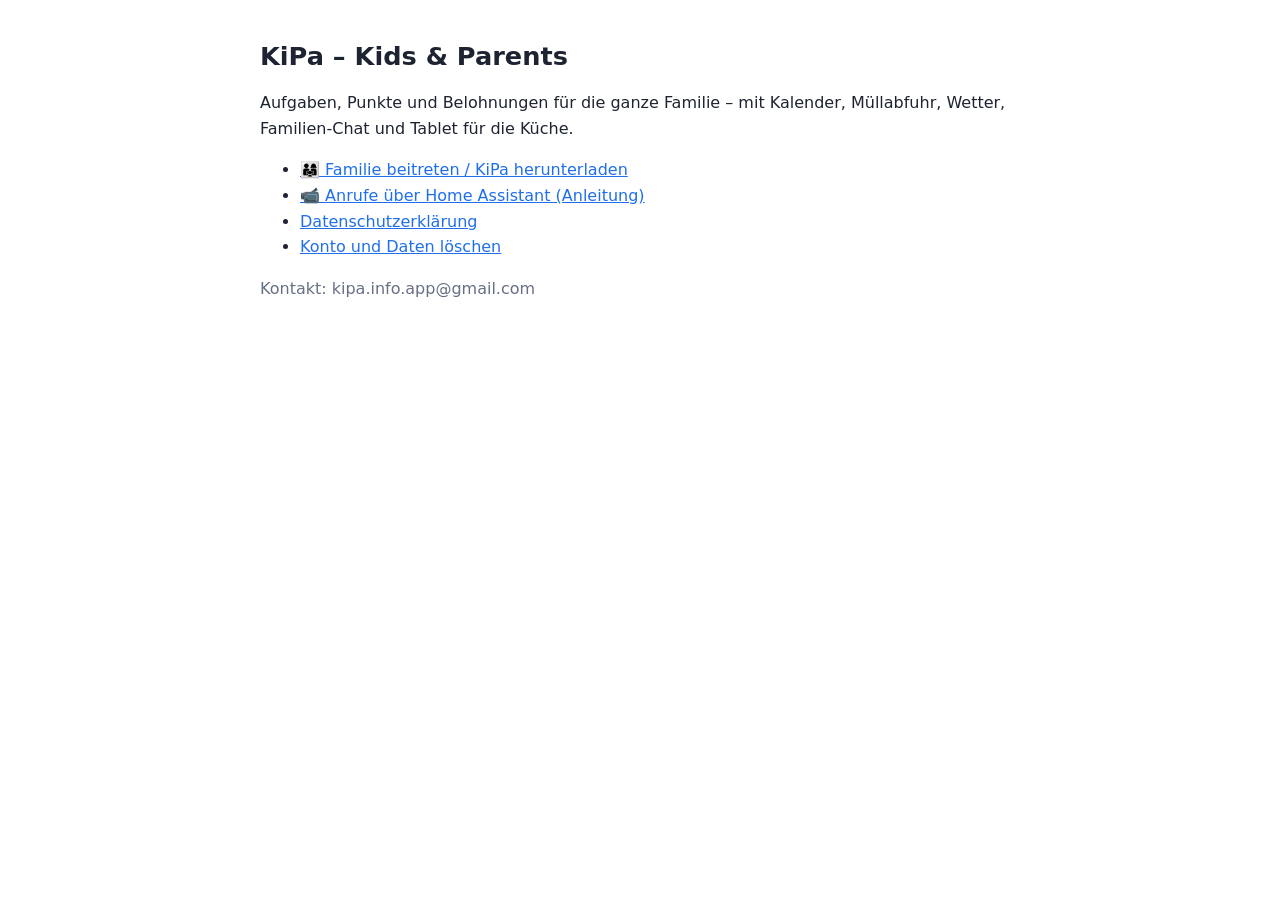
<file: docs/index.html>
<!doctype html>
<html lang="de">
<head>
<meta charset="utf-8">
<meta name="viewport" content="width=device-width, initial-scale=1">
<title>KiPa – Kids &amp; Parents</title>
<link rel="stylesheet" href="style.css">
<!-- lets Home Assistant send its login answer back to the app (OAuth client_id = this page) -->
<link rel="redirect_uri" href="kipa://auth">
</head>
<body>
<main>
<h1>KiPa – Kids &amp; Parents</h1>
<p>Aufgaben, Punkte und Belohnungen für die ganze Familie – mit Kalender, Müllabfuhr, Wetter, Familien-Chat und Tablet für die Küche.</p>
<ul>
  <li><a href="join.html">👨‍👩‍👧 Familie beitreten / KiPa herunterladen</a></li>
  <li><a href="anrufe.html">📹 Anrufe über Home Assistant (Anleitung)</a></li>
  <li><a href="datenschutz.html">Datenschutzerklärung</a></li>
  <li><a href="loeschen.html">Konto und Daten löschen</a></li>
</ul>
<p class="muted">Kontakt: kipa.info.app@gmail.com</p>
</main>
</body>
</html>
</file>
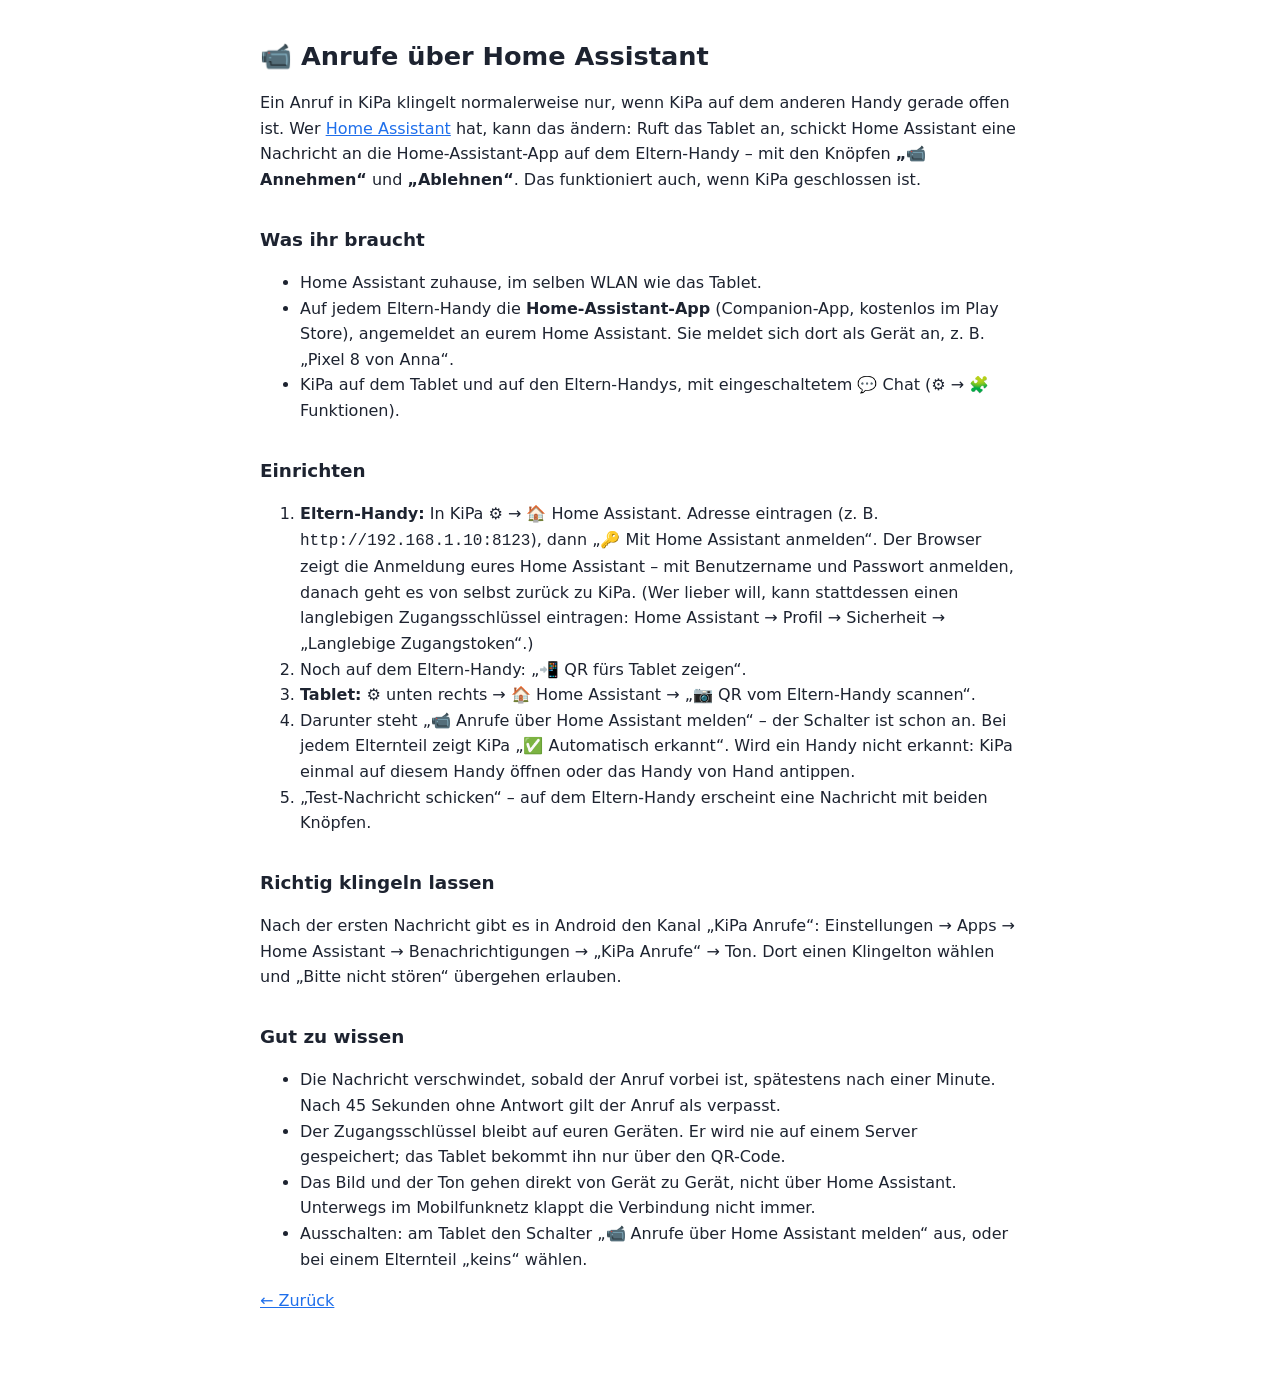
<file: docs/anrufe.html>
<!doctype html>
<html lang="de">
<head>
<meta charset="utf-8">
<meta name="viewport" content="width=device-width, initial-scale=1">
<title>Anrufe über Home Assistant – KiPa</title>
<link rel="stylesheet" href="style.css">
</head>
<body>
<main>
<h1>📹 Anrufe über Home Assistant</h1>
<p>Ein Anruf in KiPa klingelt normalerweise nur, wenn KiPa auf dem anderen Handy gerade offen ist. Wer
<a href="https://www.home-assistant.io/">Home Assistant</a> hat, kann das ändern: Ruft das Tablet an, schickt Home Assistant
eine Nachricht an die Home-Assistant-App auf dem Eltern-Handy – mit den Knöpfen <b>„📹 Annehmen“</b> und <b>„Ablehnen“</b>.
Das funktioniert auch, wenn KiPa geschlossen ist.</p>

<h2>Was ihr braucht</h2>
<ul>
  <li>Home Assistant zuhause, im selben WLAN wie das Tablet.</li>
  <li>Auf jedem Eltern-Handy die <b>Home-Assistant-App</b> (Companion-App, kostenlos im Play Store), angemeldet an eurem
    Home Assistant. Sie meldet sich dort als Gerät an, z. B. „Pixel 8 von Anna“.</li>
  <li>KiPa auf dem Tablet und auf den Eltern-Handys, mit eingeschaltetem 💬 Chat (⚙ → 🧩 Funktionen).</li>
</ul>

<h2>Einrichten</h2>
<ol>
  <li><b>Eltern-Handy:</b> In KiPa ⚙ → 🏠 Home Assistant. Adresse eintragen (z. B. <code>http://192.168.1.10:8123</code>), dann
    „🔑 Mit Home Assistant anmelden“. Der Browser zeigt die Anmeldung eures Home Assistant – mit Benutzername und Passwort
    anmelden, danach geht es von selbst zurück zu KiPa. (Wer lieber will, kann stattdessen einen langlebigen Zugangsschlüssel
    eintragen: Home Assistant → Profil → Sicherheit → „Langlebige Zugangstoken“.)</li>
  <li>Noch auf dem Eltern-Handy: „📲 QR fürs Tablet zeigen“.</li>
  <li><b>Tablet:</b> ⚙ unten rechts → 🏠 Home Assistant → „📷 QR vom Eltern-Handy scannen“.</li>
  <li>Darunter steht „📹 Anrufe über Home Assistant melden“ – der Schalter ist schon an. Bei jedem Elternteil zeigt KiPa
    „✅ Automatisch erkannt“. Wird ein Handy nicht erkannt: KiPa einmal auf diesem Handy öffnen oder das Handy von Hand
    antippen.</li>
  <li>„Test-Nachricht schicken“ – auf dem Eltern-Handy erscheint eine Nachricht mit beiden Knöpfen.</li>
</ol>

<h2>Richtig klingeln lassen</h2>
<p>Nach der ersten Nachricht gibt es in Android den Kanal „KiPa Anrufe“: Einstellungen → Apps → Home Assistant →
Benachrichtigungen → „KiPa Anrufe“ → Ton. Dort einen Klingelton wählen und „Bitte nicht stören“ übergehen erlauben.</p>

<h2>Gut zu wissen</h2>
<ul>
  <li>Die Nachricht verschwindet, sobald der Anruf vorbei ist, spätestens nach einer Minute. Nach 45 Sekunden ohne Antwort
    gilt der Anruf als verpasst.</li>
  <li>Der Zugangsschlüssel bleibt auf euren Geräten. Er wird nie auf einem Server gespeichert; das Tablet bekommt ihn nur
    über den QR-Code.</li>
  <li>Das Bild und der Ton gehen direkt von Gerät zu Gerät, nicht über Home Assistant. Unterwegs im Mobilfunknetz klappt die
    Verbindung nicht immer.</li>
  <li>Ausschalten: am Tablet den Schalter „📹 Anrufe über Home Assistant melden“ aus, oder bei einem Elternteil „keins“ wählen.</li>
</ul>

<p><a href="index.html">← Zurück</a></p>
</main>
</body>
</html>
</file>
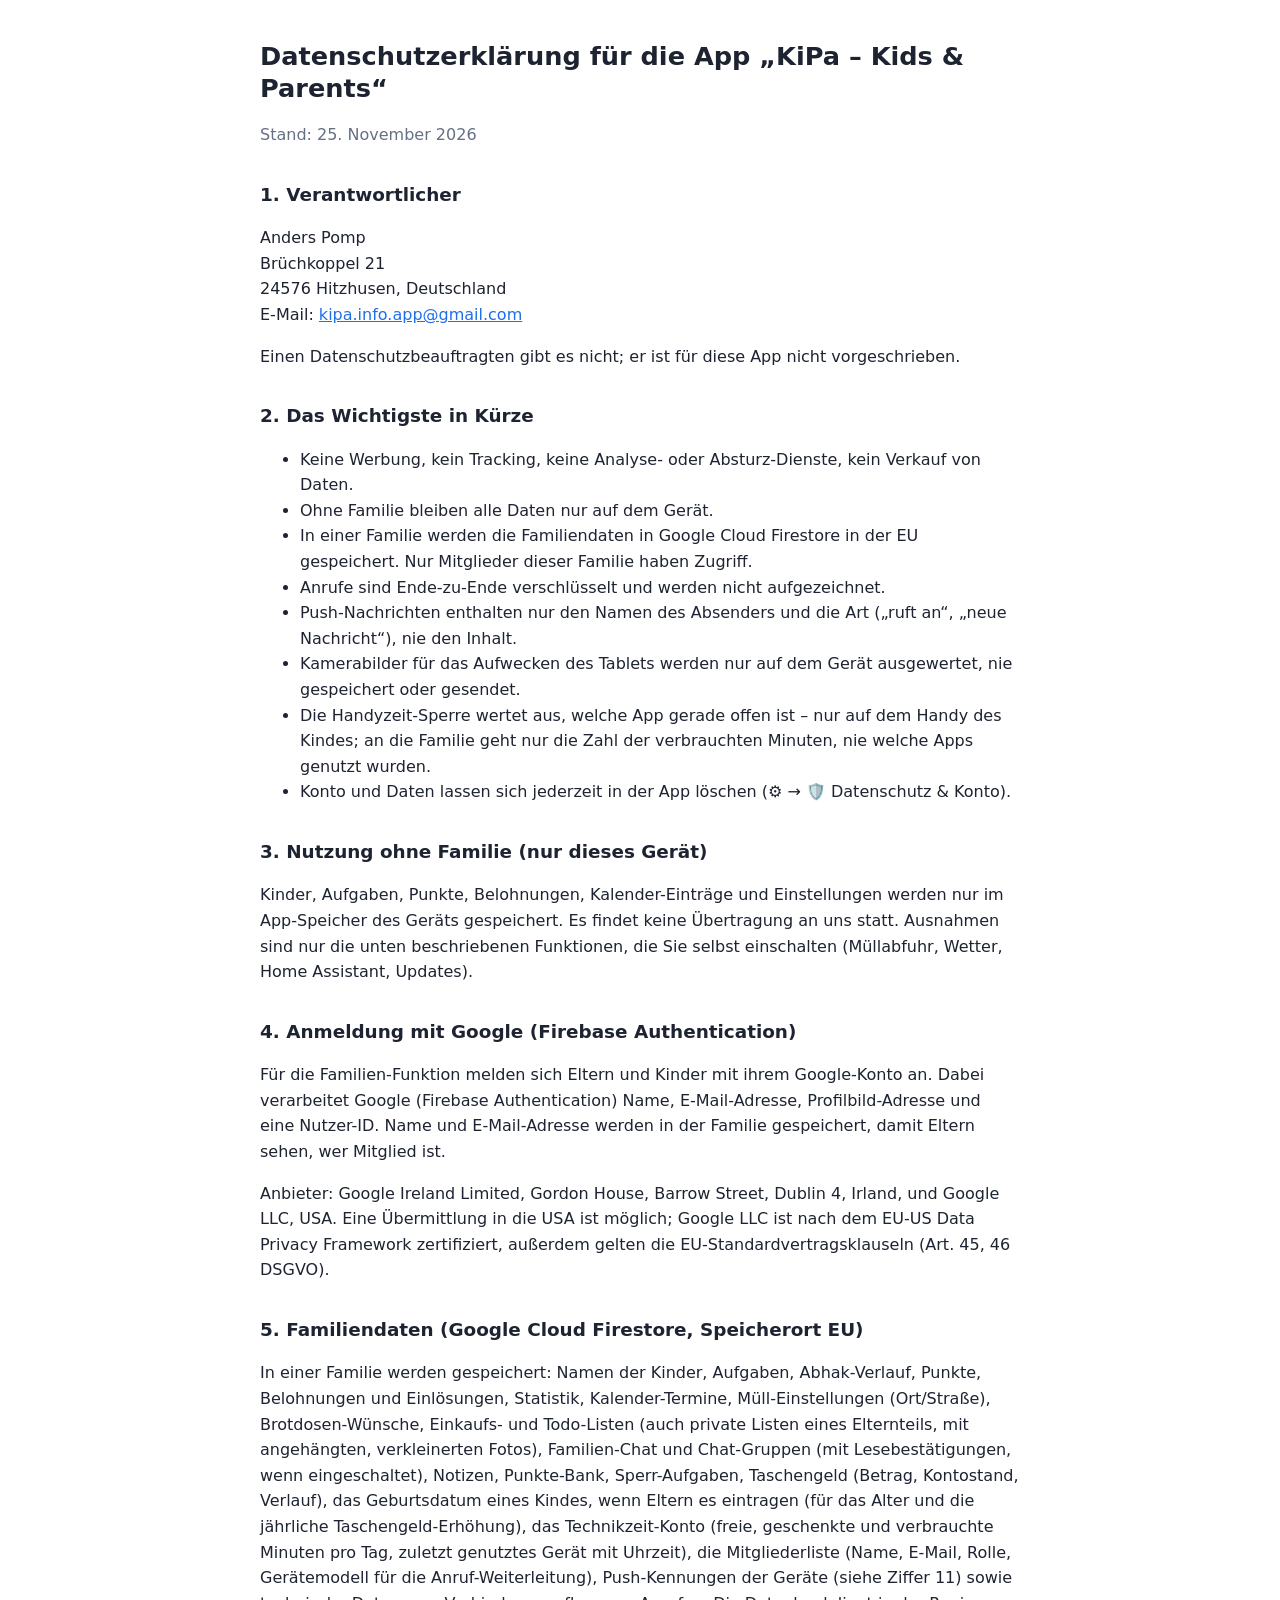
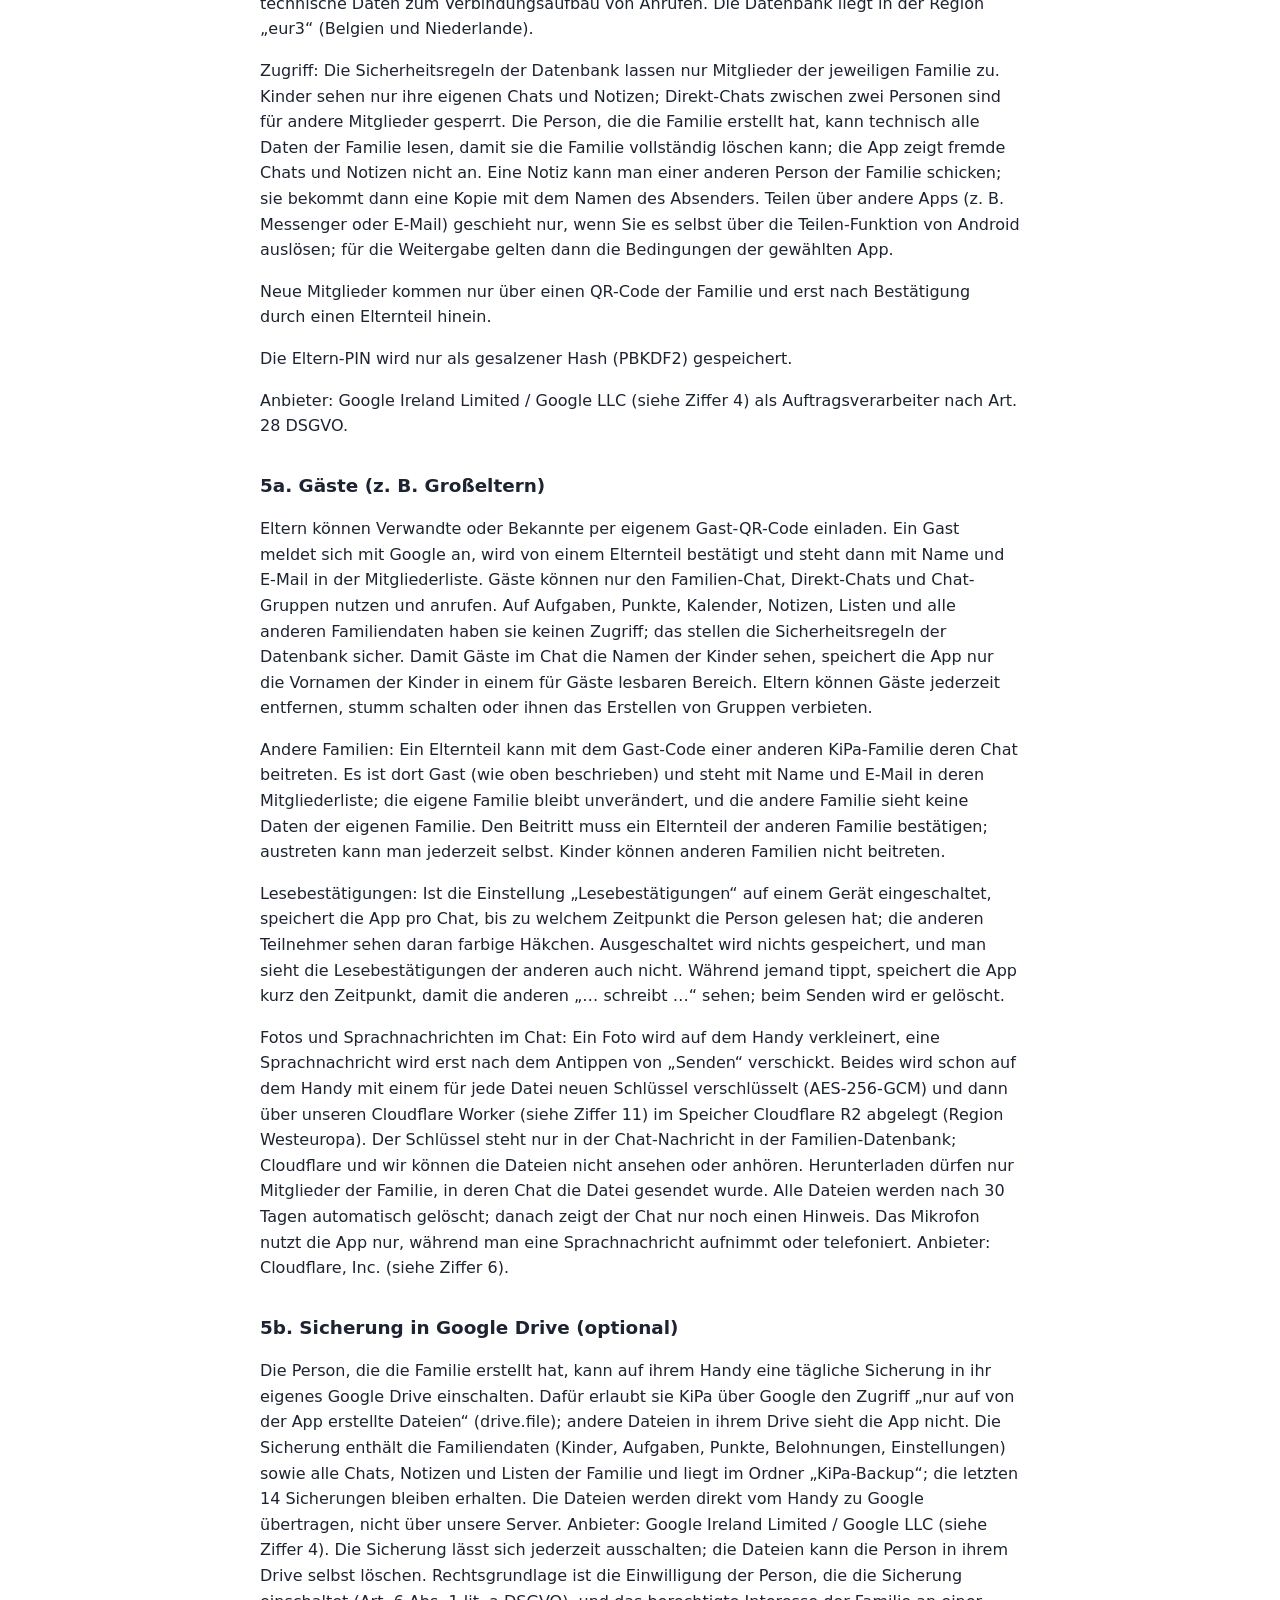
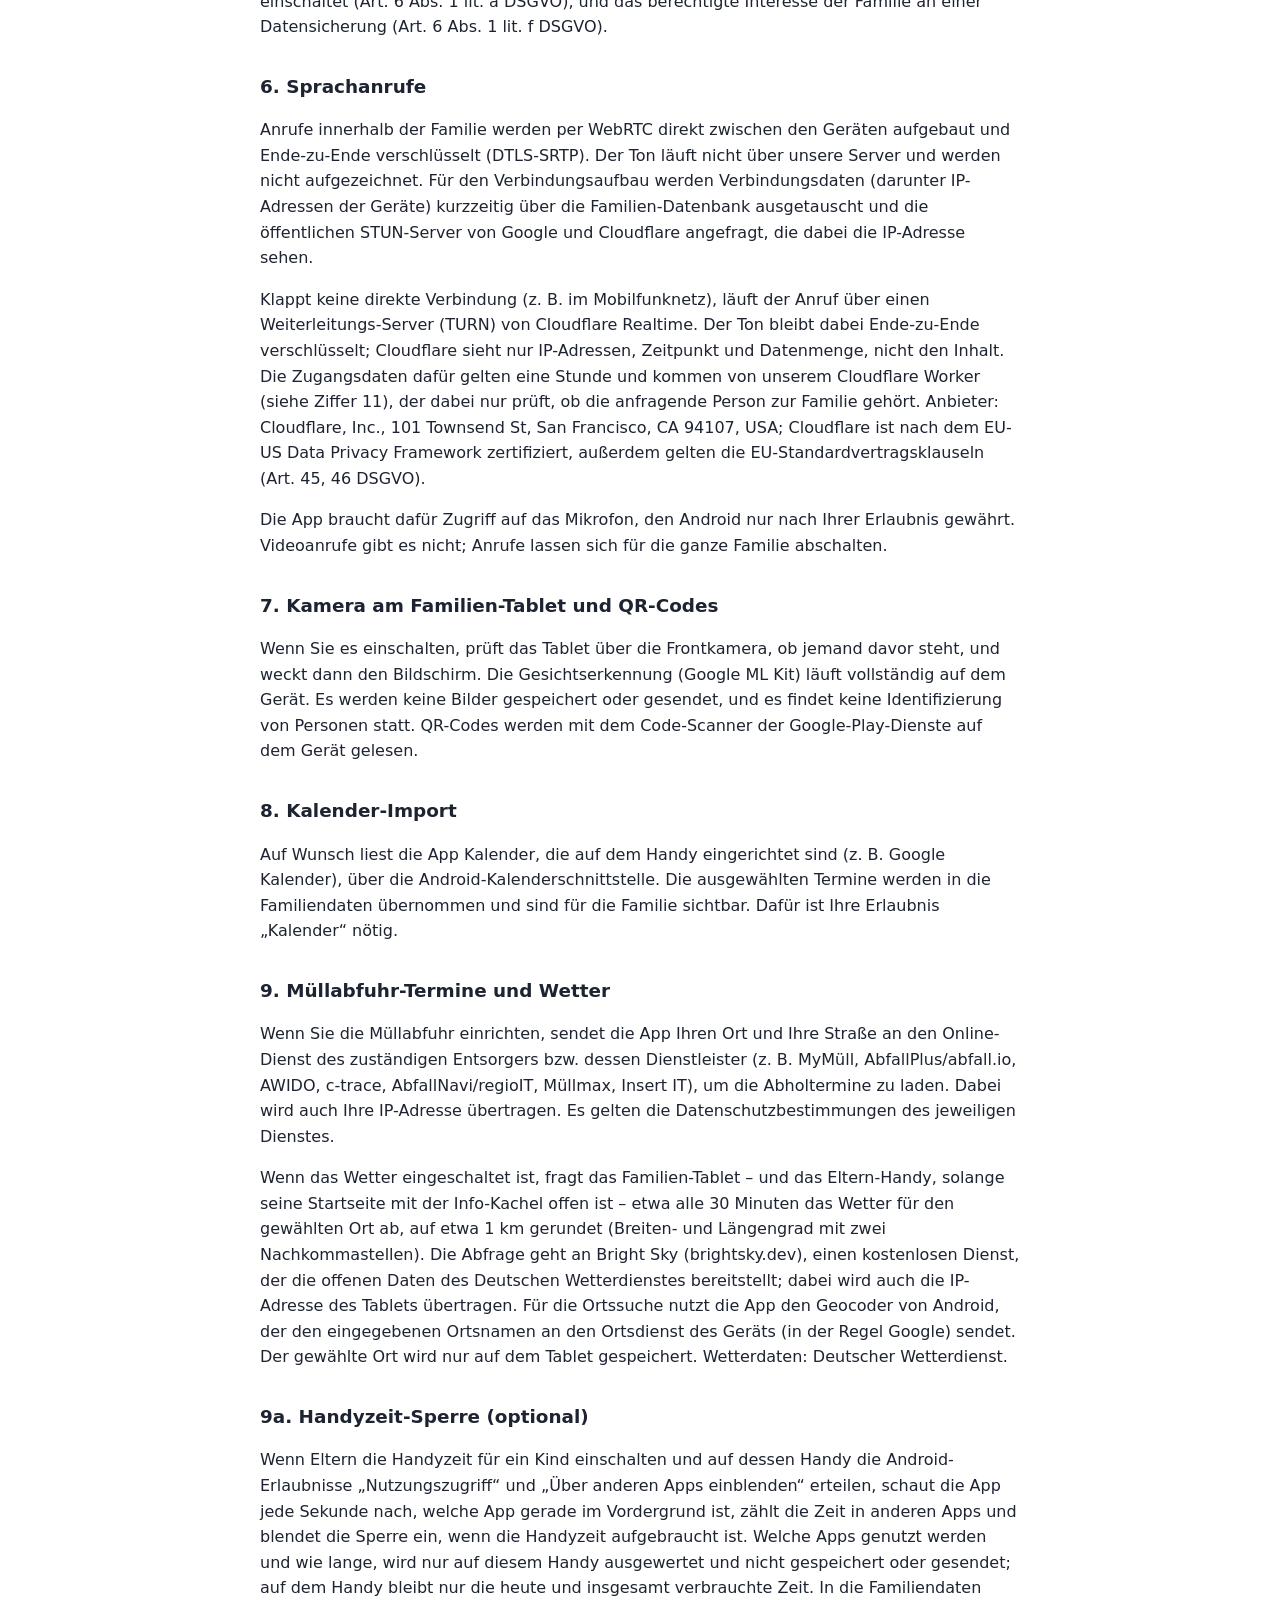
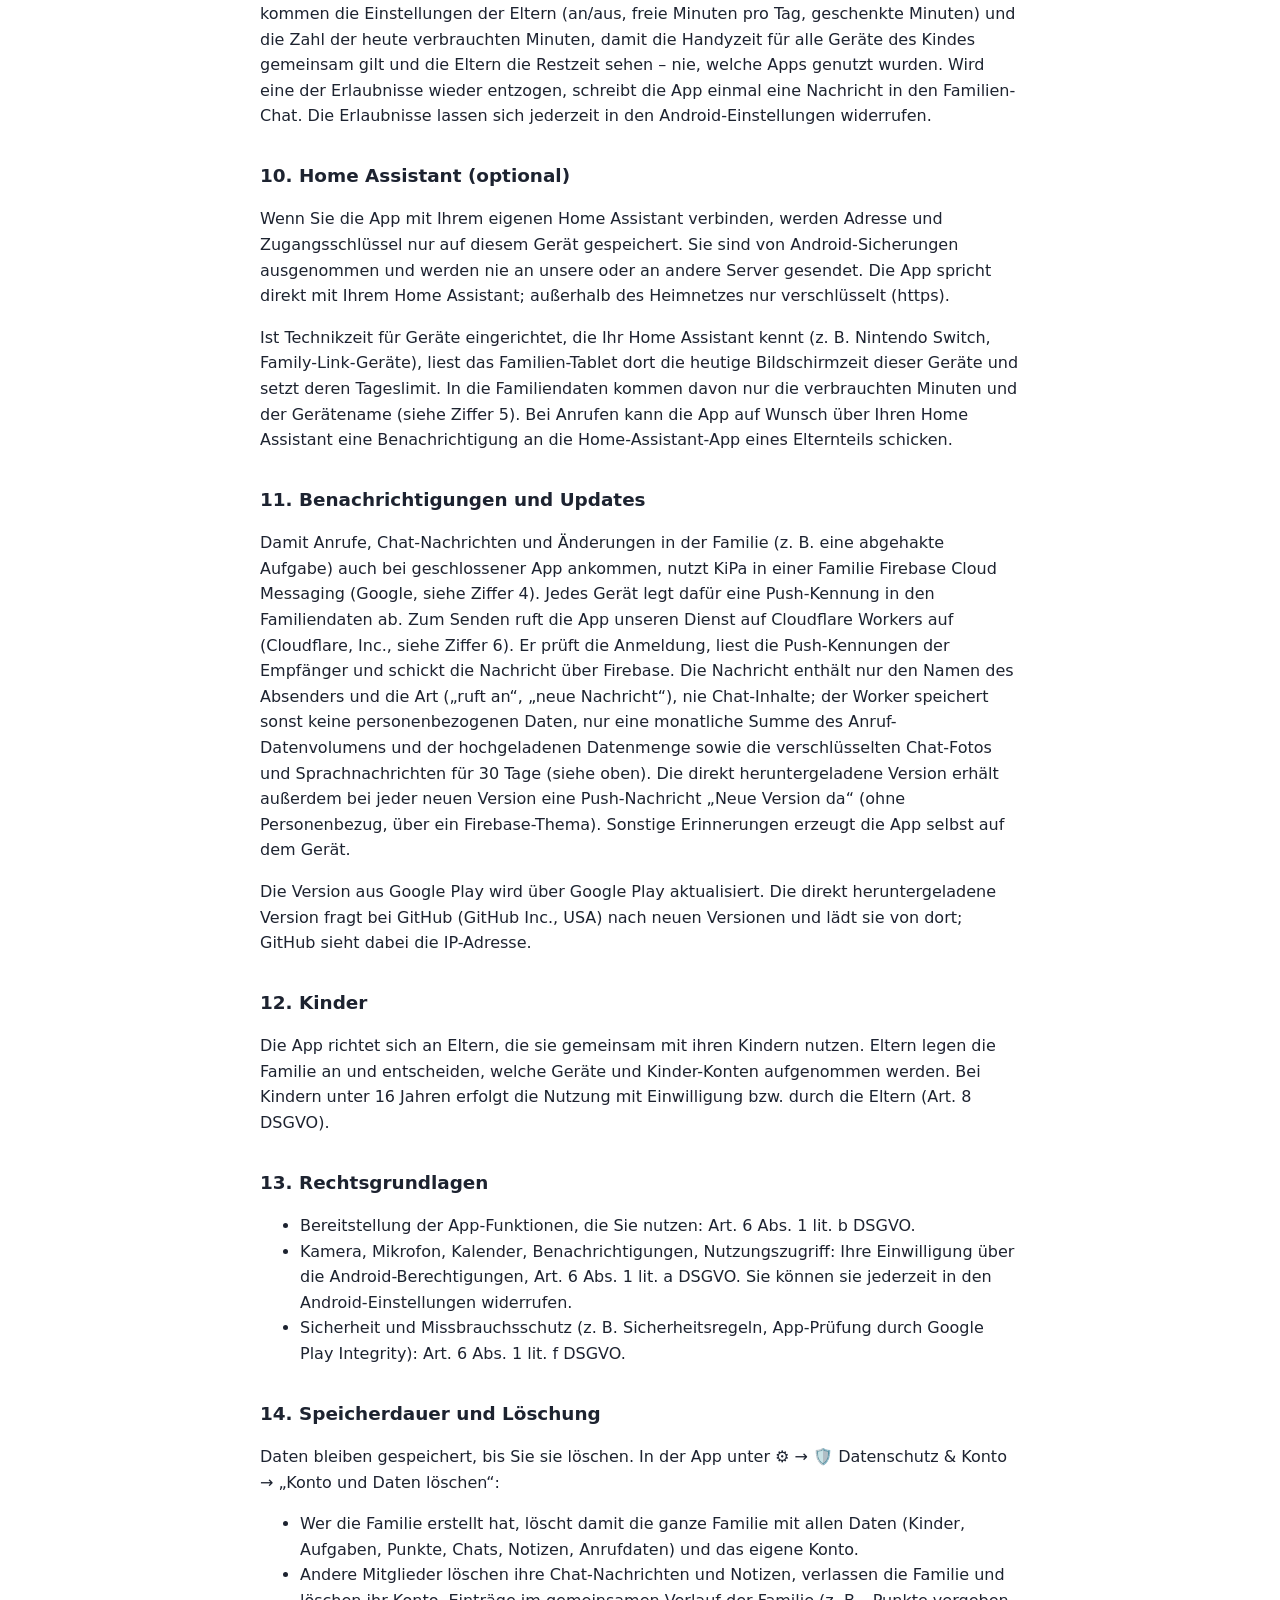
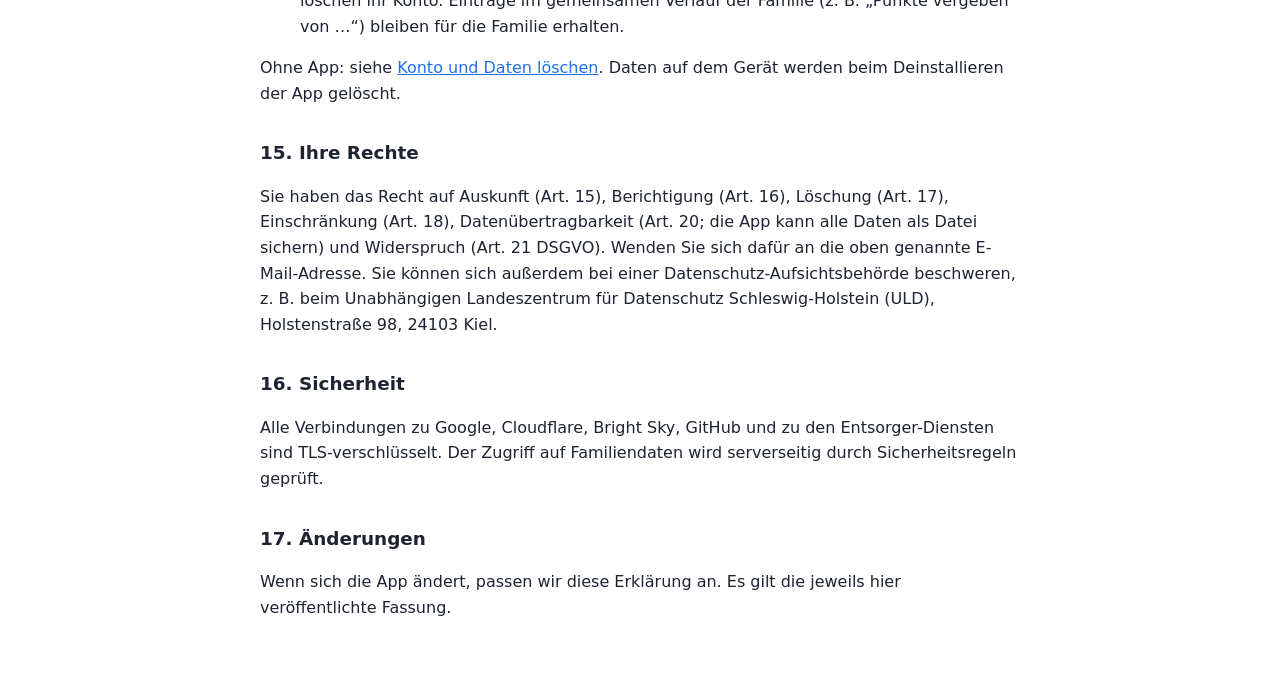
<file: docs/datenschutz.html>
<!doctype html>
<html lang="de">
<head>
<meta charset="utf-8">
<meta name="viewport" content="width=device-width, initial-scale=1">
<title>Datenschutzerklärung – KiPa – Kids &amp; Parents</title>
<link rel="stylesheet" href="style.css">
</head>
<body>
<main>
<h1>Datenschutzerklärung für die App „KiPa – Kids &amp; Parents“</h1>
<p class="muted">Stand: 25. November 2026</p>

<h2>1. Verantwortlicher</h2>
<p>Anders Pomp<br>Brüchkoppel 21<br>24576 Hitzhusen, Deutschland<br>E-Mail: <a href="mailto:kipa.info.app@gmail.com">kipa.info.app@gmail.com</a></p>
<p>Einen Datenschutzbeauftragten gibt es nicht; er ist für diese App nicht vorgeschrieben.</p>

<h2>2. Das Wichtigste in Kürze</h2>
<ul>
  <li>Keine Werbung, kein Tracking, keine Analyse- oder Absturz-Dienste, kein Verkauf von Daten.</li>
  <li>Ohne Familie bleiben alle Daten nur auf dem Gerät.</li>
  <li>In einer Familie werden die Familiendaten in Google Cloud Firestore in der EU gespeichert. Nur Mitglieder dieser Familie haben Zugriff.</li>
  <li>Anrufe sind Ende-zu-Ende verschlüsselt und werden nicht aufgezeichnet.</li>
  <li>Push-Nachrichten enthalten nur den Namen des Absenders und die Art („ruft an“, „neue Nachricht“), nie den Inhalt.</li>
  <li>Kamerabilder für das Aufwecken des Tablets werden nur auf dem Gerät ausgewertet, nie gespeichert oder gesendet.</li>
  <li>Die Handyzeit-Sperre wertet aus, welche App gerade offen ist – nur auf dem Handy des Kindes; an die Familie geht nur die Zahl der verbrauchten Minuten, nie welche Apps genutzt wurden.</li>
  <li>Konto und Daten lassen sich jederzeit in der App löschen (⚙ → 🛡️ Datenschutz &amp; Konto).</li>
</ul>

<h2>3. Nutzung ohne Familie (nur dieses Gerät)</h2>
<p>Kinder, Aufgaben, Punkte, Belohnungen, Kalender-Einträge und Einstellungen werden nur im App-Speicher des Geräts gespeichert. Es findet keine Übertragung an uns statt. Ausnahmen sind nur die unten beschriebenen Funktionen, die Sie selbst einschalten (Müllabfuhr, Wetter, Home Assistant, Updates).</p>

<h2>4. Anmeldung mit Google (Firebase Authentication)</h2>
<p>Für die Familien-Funktion melden sich Eltern und Kinder mit ihrem Google-Konto an. Dabei verarbeitet Google (Firebase Authentication) Name, E-Mail-Adresse, Profilbild-Adresse und eine Nutzer-ID. Name und E-Mail-Adresse werden in der Familie gespeichert, damit Eltern sehen, wer Mitglied ist.</p>
<p>Anbieter: Google Ireland Limited, Gordon House, Barrow Street, Dublin 4, Irland, und Google LLC, USA. Eine Übermittlung in die USA ist möglich; Google LLC ist nach dem EU-US Data Privacy Framework zertifiziert, außerdem gelten die EU-Standardvertragsklauseln (Art. 45, 46 DSGVO).</p>

<h2>5. Familiendaten (Google Cloud Firestore, Speicherort EU)</h2>
<p>In einer Familie werden gespeichert: Namen der Kinder, Aufgaben, Abhak-Verlauf, Punkte, Belohnungen und Einlösungen, Statistik, Kalender-Termine, Müll-Einstellungen (Ort/Straße), Brotdosen-Wünsche, Einkaufs- und Todo-Listen (auch private Listen eines Elternteils, mit angehängten, verkleinerten Fotos), Familien-Chat und Chat-Gruppen (mit Lesebestätigungen, wenn eingeschaltet), Notizen, Punkte-Bank, Sperr-Aufgaben, Taschengeld (Betrag, Kontostand, Verlauf), das Geburtsdatum eines Kindes, wenn Eltern es eintragen (für das Alter und die jährliche Taschengeld-Erhöhung), das Technikzeit-Konto (freie, geschenkte und verbrauchte Minuten pro Tag, zuletzt genutztes Gerät mit Uhrzeit), die Mitgliederliste (Name, E-Mail, Rolle, Gerätemodell für die Anruf-Weiterleitung), Push-Kennungen der Geräte (siehe Ziffer 11) sowie technische Daten zum Verbindungsaufbau von Anrufen. Die Datenbank liegt in der Region „eur3“ (Belgien und Niederlande).</p>
<p>Zugriff: Die Sicherheitsregeln der Datenbank lassen nur Mitglieder der jeweiligen Familie zu. Kinder sehen nur ihre eigenen Chats und Notizen; Direkt-Chats zwischen zwei Personen sind für andere Mitglieder gesperrt. Die Person, die die Familie erstellt hat, kann technisch alle Daten der Familie lesen, damit sie die Familie vollständig löschen kann; die App zeigt fremde Chats und Notizen nicht an. Eine Notiz kann man einer anderen Person der Familie schicken; sie bekommt dann eine Kopie mit dem Namen des Absenders. Teilen über andere Apps (z. B. Messenger oder E-Mail) geschieht nur, wenn Sie es selbst über die Teilen-Funktion von Android auslösen; für die Weitergabe gelten dann die Bedingungen der gewählten App.</p>
<p>Neue Mitglieder kommen nur über einen QR-Code der Familie und erst nach Bestätigung durch einen Elternteil hinein.</p>
<p>Die Eltern-PIN wird nur als gesalzener Hash (PBKDF2) gespeichert.</p>
<p>Anbieter: Google Ireland Limited / Google LLC (siehe Ziffer 4) als Auftragsverarbeiter nach Art. 28 DSGVO.</p>

<h2>5a. Gäste (z. B. Großeltern)</h2>
<p>Eltern können Verwandte oder Bekannte per eigenem Gast-QR-Code einladen. Ein Gast meldet sich mit Google an, wird von einem Elternteil bestätigt und steht dann mit Name und E-Mail in der Mitgliederliste. Gäste können nur den Familien-Chat, Direkt-Chats und Chat-Gruppen nutzen und anrufen. Auf Aufgaben, Punkte, Kalender, Notizen, Listen und alle anderen Familiendaten haben sie keinen Zugriff; das stellen die Sicherheitsregeln der Datenbank sicher. Damit Gäste im Chat die Namen der Kinder sehen, speichert die App nur die Vornamen der Kinder in einem für Gäste lesbaren Bereich. Eltern können Gäste jederzeit entfernen, stumm schalten oder ihnen das Erstellen von Gruppen verbieten.</p>
<p>Andere Familien: Ein Elternteil kann mit dem Gast-Code einer anderen KiPa-Familie deren Chat beitreten. Es ist dort Gast (wie oben beschrieben) und steht mit Name und E-Mail in deren Mitgliederliste; die eigene Familie bleibt unverändert, und die andere Familie sieht keine Daten der eigenen Familie. Den Beitritt muss ein Elternteil der anderen Familie bestätigen; austreten kann man jederzeit selbst. Kinder können anderen Familien nicht beitreten.</p>
<p>Lesebestätigungen: Ist die Einstellung „Lesebestätigungen“ auf einem Gerät eingeschaltet, speichert die App pro Chat, bis zu welchem Zeitpunkt die Person gelesen hat; die anderen Teilnehmer sehen daran farbige Häkchen. Ausgeschaltet wird nichts gespeichert, und man sieht die Lesebestätigungen der anderen auch nicht. Während jemand tippt, speichert die App kurz den Zeitpunkt, damit die anderen „… schreibt …“ sehen; beim Senden wird er gelöscht.</p>
<p>Fotos und Sprachnachrichten im Chat: Ein Foto wird auf dem Handy verkleinert, eine Sprachnachricht wird erst nach dem Antippen von „Senden“ verschickt. Beides wird schon auf dem Handy mit einem für jede Datei neuen Schlüssel verschlüsselt (AES-256-GCM) und dann über unseren Cloudflare Worker (siehe Ziffer 11) im Speicher Cloudflare R2 abgelegt (Region Westeuropa). Der Schlüssel steht nur in der Chat-Nachricht in der Familien-Datenbank; Cloudflare und wir können die Dateien nicht ansehen oder anhören. Herunterladen dürfen nur Mitglieder der Familie, in deren Chat die Datei gesendet wurde. Alle Dateien werden nach 30 Tagen automatisch gelöscht; danach zeigt der Chat nur noch einen Hinweis. Das Mikrofon nutzt die App nur, während man eine Sprachnachricht aufnimmt oder telefoniert. Anbieter: Cloudflare, Inc. (siehe Ziffer 6).</p>

<h2>5b. Sicherung in Google Drive (optional)</h2>
<p>Die Person, die die Familie erstellt hat, kann auf ihrem Handy eine tägliche Sicherung in ihr eigenes Google Drive einschalten. Dafür erlaubt sie KiPa über Google den Zugriff „nur auf von der App erstellte Dateien“ (drive.file); andere Dateien in ihrem Drive sieht die App nicht. Die Sicherung enthält die Familiendaten (Kinder, Aufgaben, Punkte, Belohnungen, Einstellungen) sowie alle Chats, Notizen und Listen der Familie und liegt im Ordner „KiPa-Backup“; die letzten 14 Sicherungen bleiben erhalten. Die Dateien werden direkt vom Handy zu Google übertragen, nicht über unsere Server. Anbieter: Google Ireland Limited / Google LLC (siehe Ziffer 4). Die Sicherung lässt sich jederzeit ausschalten; die Dateien kann die Person in ihrem Drive selbst löschen. Rechtsgrundlage ist die Einwilligung der Person, die die Sicherung einschaltet (Art. 6 Abs. 1 lit. a DSGVO), und das berechtigte Interesse der Familie an einer Datensicherung (Art. 6 Abs. 1 lit. f DSGVO).</p>

<h2>6. Sprachanrufe</h2>
<p>Anrufe innerhalb der Familie werden per WebRTC direkt zwischen den Geräten aufgebaut und Ende-zu-Ende verschlüsselt (DTLS-SRTP). Der Ton läuft nicht über unsere Server und werden nicht aufgezeichnet. Für den Verbindungsaufbau werden Verbindungsdaten (darunter IP-Adressen der Geräte) kurzzeitig über die Familien-Datenbank ausgetauscht und die öffentlichen STUN-Server von Google und Cloudflare angefragt, die dabei die IP-Adresse sehen.</p>
<p>Klappt keine direkte Verbindung (z. B. im Mobilfunknetz), läuft der Anruf über einen Weiterleitungs-Server (TURN) von Cloudflare Realtime. Der Ton bleibt dabei Ende-zu-Ende verschlüsselt; Cloudflare sieht nur IP-Adressen, Zeitpunkt und Datenmenge, nicht den Inhalt. Die Zugangsdaten dafür gelten eine Stunde und kommen von unserem Cloudflare Worker (siehe Ziffer 11), der dabei nur prüft, ob die anfragende Person zur Familie gehört. Anbieter: Cloudflare, Inc., 101 Townsend St, San Francisco, CA 94107, USA; Cloudflare ist nach dem EU-US Data Privacy Framework zertifiziert, außerdem gelten die EU-Standardvertragsklauseln (Art. 45, 46 DSGVO).</p>
<p>Die App braucht dafür Zugriff auf das Mikrofon, den Android nur nach Ihrer Erlaubnis gewährt. Videoanrufe gibt es nicht; Anrufe lassen sich für die ganze Familie abschalten.</p>

<h2>7. Kamera am Familien-Tablet und QR-Codes</h2>
<p>Wenn Sie es einschalten, prüft das Tablet über die Frontkamera, ob jemand davor steht, und weckt dann den Bildschirm. Die Gesichtserkennung (Google ML Kit) läuft vollständig auf dem Gerät. Es werden keine Bilder gespeichert oder gesendet, und es findet keine Identifizierung von Personen statt. QR-Codes werden mit dem Code-Scanner der Google-Play-Dienste auf dem Gerät gelesen.</p>

<h2>8. Kalender-Import</h2>
<p>Auf Wunsch liest die App Kalender, die auf dem Handy eingerichtet sind (z. B. Google Kalender), über die Android-Kalenderschnittstelle. Die ausgewählten Termine werden in die Familiendaten übernommen und sind für die Familie sichtbar. Dafür ist Ihre Erlaubnis „Kalender“ nötig.</p>

<h2>9. Müllabfuhr-Termine und Wetter</h2>
<p>Wenn Sie die Müllabfuhr einrichten, sendet die App Ihren Ort und Ihre Straße an den Online-Dienst des zuständigen Entsorgers bzw. dessen Dienstleister (z. B. MyMüll, AbfallPlus/abfall.io, AWIDO, c-trace, AbfallNavi/regioIT, Müllmax, Insert IT), um die Abholtermine zu laden. Dabei wird auch Ihre IP-Adresse übertragen. Es gelten die Datenschutzbestimmungen des jeweiligen Dienstes.</p>
<p>Wenn das Wetter eingeschaltet ist, fragt das Familien-Tablet – und das Eltern-Handy, solange seine Startseite mit der Info-Kachel offen ist – etwa alle 30 Minuten das Wetter für den gewählten Ort ab, auf etwa 1 km gerundet (Breiten- und Längengrad mit zwei Nachkommastellen). Die Abfrage geht an Bright Sky (brightsky.dev), einen kostenlosen Dienst, der die offenen Daten des Deutschen Wetterdienstes bereitstellt; dabei wird auch die IP-Adresse des Tablets übertragen. Für die Ortssuche nutzt die App den Geocoder von Android, der den eingegebenen Ortsnamen an den Ortsdienst des Geräts (in der Regel Google) sendet. Der gewählte Ort wird nur auf dem Tablet gespeichert. Wetterdaten: Deutscher Wetterdienst.</p>

<h2>9a. Handyzeit-Sperre (optional)</h2>
<p>Wenn Eltern die Handyzeit für ein Kind einschalten und auf dessen Handy die Android-Erlaubnisse „Nutzungszugriff“ und „Über anderen Apps einblenden“ erteilen, schaut die App jede Sekunde nach, welche App gerade im Vordergrund ist, zählt die Zeit in anderen Apps und blendet die Sperre ein, wenn die Handyzeit aufgebraucht ist. Welche Apps genutzt werden und wie lange, wird nur auf diesem Handy ausgewertet und nicht gespeichert oder gesendet; auf dem Handy bleibt nur die heute und insgesamt verbrauchte Zeit. In die Familiendaten kommen die Einstellungen der Eltern (an/aus, freie Minuten pro Tag, geschenkte Minuten) und die Zahl der heute verbrauchten Minuten, damit die Handyzeit für alle Geräte des Kindes gemeinsam gilt und die Eltern die Restzeit sehen – nie, welche Apps genutzt wurden. Wird eine der Erlaubnisse wieder entzogen, schreibt die App einmal eine Nachricht in den Familien-Chat. Die Erlaubnisse lassen sich jederzeit in den Android-Einstellungen widerrufen.</p>

<h2>10. Home Assistant (optional)</h2>
<p>Wenn Sie die App mit Ihrem eigenen Home Assistant verbinden, werden Adresse und Zugangsschlüssel nur auf diesem Gerät gespeichert. Sie sind von Android-Sicherungen ausgenommen und werden nie an unsere oder an andere Server gesendet. Die App spricht direkt mit Ihrem Home Assistant; außerhalb des Heimnetzes nur verschlüsselt (https).</p>
<p>Ist Technikzeit für Geräte eingerichtet, die Ihr Home Assistant kennt (z. B. Nintendo Switch, Family-Link-Geräte), liest das Familien-Tablet dort die heutige Bildschirmzeit dieser Geräte und setzt deren Tageslimit. In die Familiendaten kommen davon nur die verbrauchten Minuten und der Gerätename (siehe Ziffer 5). Bei Anrufen kann die App auf Wunsch über Ihren Home Assistant eine Benachrichtigung an die Home-Assistant-App eines Elternteils schicken.</p>

<h2>11. Benachrichtigungen und Updates</h2>
<p>Damit Anrufe, Chat-Nachrichten und Änderungen in der Familie (z. B. eine abgehakte Aufgabe) auch bei geschlossener App ankommen, nutzt KiPa in einer Familie Firebase Cloud Messaging (Google, siehe Ziffer 4). Jedes Gerät legt dafür eine Push-Kennung in den Familiendaten ab. Zum Senden ruft die App unseren Dienst auf Cloudflare Workers auf (Cloudflare, Inc., siehe Ziffer 6). Er prüft die Anmeldung, liest die Push-Kennungen der Empfänger und schickt die Nachricht über Firebase. Die Nachricht enthält nur den Namen des Absenders und die Art („ruft an“, „neue Nachricht“), nie Chat-Inhalte; der Worker speichert sonst keine personenbezogenen Daten, nur eine monatliche Summe des Anruf-Datenvolumens und der hochgeladenen Datenmenge sowie die verschlüsselten Chat-Fotos und Sprachnachrichten für 30 Tage (siehe oben). Die direkt heruntergeladene Version erhält außerdem bei jeder neuen Version eine Push-Nachricht „Neue Version da“ (ohne Personenbezug, über ein Firebase-Thema). Sonstige Erinnerungen erzeugt die App selbst auf dem Gerät.</p>
<p>Die Version aus Google Play wird über Google Play aktualisiert. Die direkt heruntergeladene Version fragt bei GitHub (GitHub Inc., USA) nach neuen Versionen und lädt sie von dort; GitHub sieht dabei die IP-Adresse.</p>

<h2>12. Kinder</h2>
<p>Die App richtet sich an Eltern, die sie gemeinsam mit ihren Kindern nutzen. Eltern legen die Familie an und entscheiden, welche Geräte und Kinder-Konten aufgenommen werden. Bei Kindern unter 16 Jahren erfolgt die Nutzung mit Einwilligung bzw. durch die Eltern (Art. 8 DSGVO).</p>

<h2>13. Rechtsgrundlagen</h2>
<ul>
  <li>Bereitstellung der App-Funktionen, die Sie nutzen: Art. 6 Abs. 1 lit. b DSGVO.</li>
  <li>Kamera, Mikrofon, Kalender, Benachrichtigungen, Nutzungszugriff: Ihre Einwilligung über die Android-Berechtigungen, Art. 6 Abs. 1 lit. a DSGVO. Sie können sie jederzeit in den Android-Einstellungen widerrufen.</li>
  <li>Sicherheit und Missbrauchsschutz (z. B. Sicherheitsregeln, App-Prüfung durch Google Play Integrity): Art. 6 Abs. 1 lit. f DSGVO.</li>
</ul>

<h2>14. Speicherdauer und Löschung</h2>
<p>Daten bleiben gespeichert, bis Sie sie löschen. In der App unter ⚙ → 🛡️ Datenschutz &amp; Konto → „Konto und Daten löschen“:</p>
<ul>
  <li>Wer die Familie erstellt hat, löscht damit die ganze Familie mit allen Daten (Kinder, Aufgaben, Punkte, Chats, Notizen, Anrufdaten) und das eigene Konto.</li>
  <li>Andere Mitglieder löschen ihre Chat-Nachrichten und Notizen, verlassen die Familie und löschen ihr Konto. Einträge im gemeinsamen Verlauf der Familie (z. B. „Punkte vergeben von …“) bleiben für die Familie erhalten.</li>
</ul>
<p>Ohne App: siehe <a href="loeschen.html">Konto und Daten löschen</a>. Daten auf dem Gerät werden beim Deinstallieren der App gelöscht.</p>

<h2>15. Ihre Rechte</h2>
<p>Sie haben das Recht auf Auskunft (Art. 15), Berichtigung (Art. 16), Löschung (Art. 17), Einschränkung (Art. 18), Datenübertragbarkeit (Art. 20; die App kann alle Daten als Datei sichern) und Widerspruch (Art. 21 DSGVO). Wenden Sie sich dafür an die oben genannte E-Mail-Adresse. Sie können sich außerdem bei einer Datenschutz-Aufsichtsbehörde beschweren, z. B. beim Unabhängigen Landeszentrum für Datenschutz Schleswig-Holstein (ULD), Holstenstraße 98, 24103 Kiel.</p>

<h2>16. Sicherheit</h2>
<p>Alle Verbindungen zu Google, Cloudflare, Bright Sky, GitHub und zu den Entsorger-Diensten sind TLS-verschlüsselt. Der Zugriff auf Familiendaten wird serverseitig durch Sicherheitsregeln geprüft.</p>

<h2>17. Änderungen</h2>
<p>Wenn sich die App ändert, passen wir diese Erklärung an. Es gilt die jeweils hier veröffentlichte Fassung.</p>
</main>
</body>
</html>
</file>
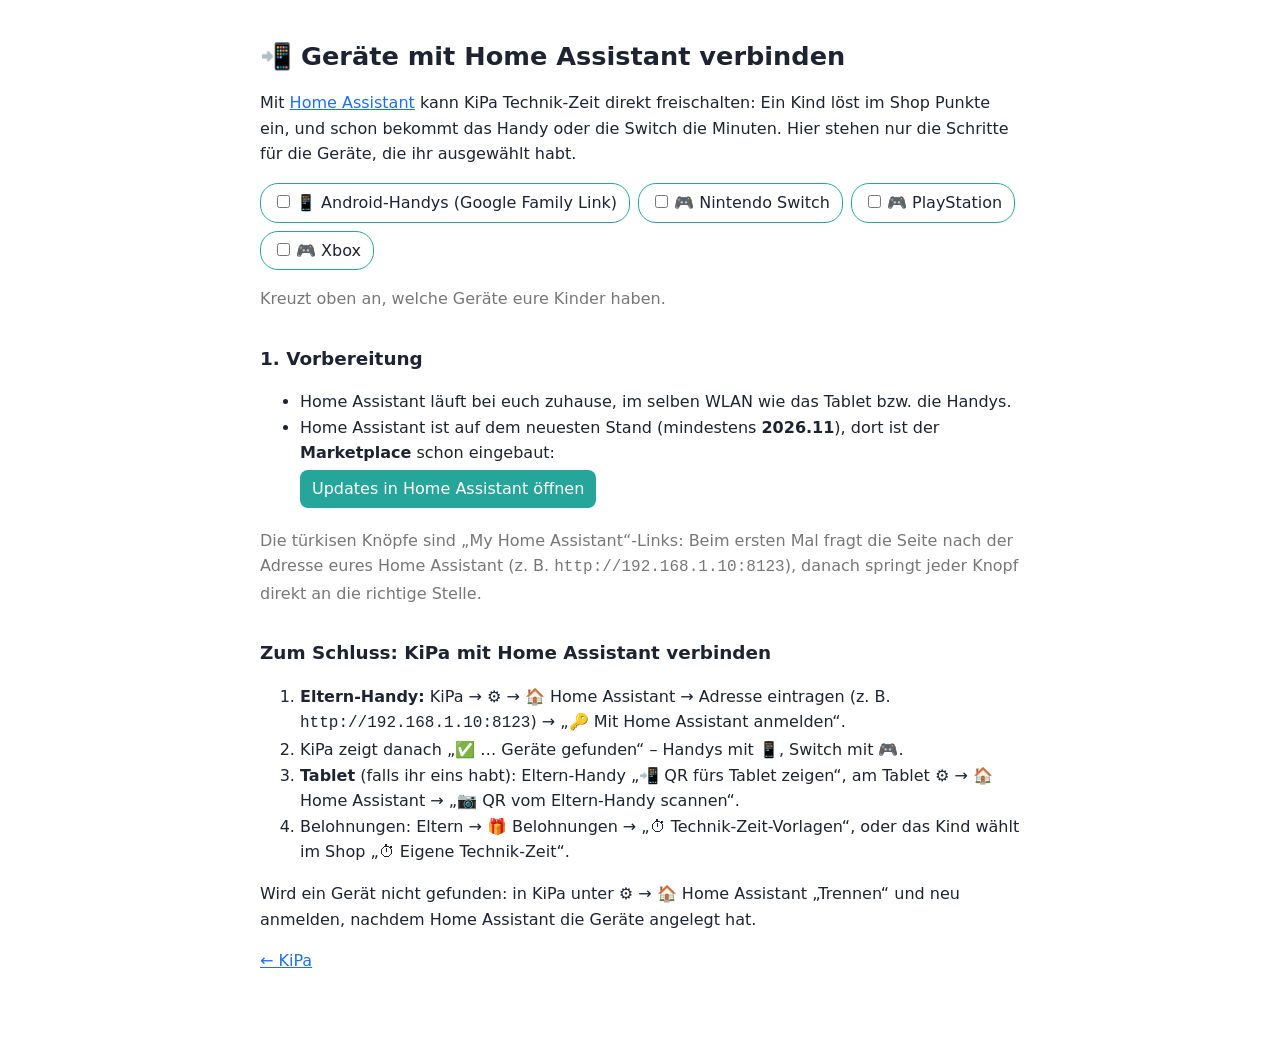
<file: docs/geraete.html>
<!doctype html>
<html lang="de">
<head>
<meta charset="utf-8">
<meta name="viewport" content="width=device-width, initial-scale=1">
<title>Geräte mit Home Assistant verbinden – KiPa</title>
<link rel="stylesheet" href="style.css">
<style>
  .pick { display: flex; flex-wrap: wrap; gap: 8px; margin: 12px 0 4px; }
  .pick label { border: 1px solid #26A69A; border-radius: 18px; padding: 6px 12px; cursor: pointer; user-select: none; }
  .pick input { margin-right: 6px; }
  .btn { display: inline-block; background: #26A69A; color: #fff; border-radius: 8px; padding: 6px 12px; text-decoration: none; margin: 4px 0; }
  .warn { background: #FFF3C4; color: #333; border-radius: 8px; padding: 10px 12px; margin: 10px 0; }
  .no { background: #F2F2F2; color: #333; border-radius: 8px; padding: 10px 12px; margin: 10px 0; }
  code { overflow-wrap: anywhere; }
  section[data-d] { display: none; }
  section.show { display: block; }
</style>
</head>
<body>
<main>
<h1>📲 Geräte mit Home Assistant verbinden</h1>
<p>Mit <a href="https://www.home-assistant.io/">Home Assistant</a> kann KiPa Technik-Zeit direkt freischalten: Ein Kind löst im
Shop Punkte ein, und schon bekommt das Handy oder die Switch die Minuten. Hier stehen nur die Schritte für die Geräte, die ihr
ausgewählt habt.</p>

<div class="pick" id="pick">
  <label><input type="checkbox" value="familylink">📱 Android-Handys (Google Family Link)</label>
  <label><input type="checkbox" value="switch">🎮 Nintendo Switch</label>
  <label><input type="checkbox" value="playstation">🎮 PlayStation</label>
  <label><input type="checkbox" value="xbox">🎮 Xbox</label>
</div>
<p id="none" style="color:#777">Kreuzt oben an, welche Geräte eure Kinder haben.</p>

<section id="base">
<h2>1. Vorbereitung</h2>
<ul>
  <li>Home Assistant läuft bei euch zuhause, im selben WLAN wie das Tablet bzw. die Handys.</li>
  <li>Home Assistant ist auf dem neuesten Stand (mindestens <b>2026.11</b>), dort ist der <b>Marketplace</b> schon eingebaut:
    <br><a class="btn" href="https://my.home-assistant.io/redirect/updates/">Updates in Home Assistant öffnen</a></li>
</ul>
<p style="color:#777">Die türkisen Knöpfe sind „My Home Assistant“-Links: Beim ersten Mal fragt die Seite nach der Adresse eures
Home Assistant (z. B. <code>http://192.168.1.10:8123</code>), danach springt jeder Knopf direkt an die richtige Stelle.</p>
</section>

<section data-d="familylink">
<h2>📱 Android-Handys (Google Family Link)</h2>
<p>Die Kinder-Handys müssen schon mit <b>Google Family Link</b> verwaltet werden (Elternkonto + Kinderkonto). Home Assistant
braucht dafür zwei Teile: ein Add-on, das sich einmal bei Google anmeldet, und die Integration „Google Family Link“.</p>
<div class="warn">⚠️ Google hat für Family Link keine offizielle Schnittstelle. Die Integration
(<a href="https://github.com/noiwid/HAFamilyLink">noiwid/HAFamilyLink</a>) nutzt inoffizielle Wege: Google kann sie jederzeit
stören, und laut ihrem Entwickler verstößt sie womöglich gegen Googles Nutzungsbedingungen. Nutzung auf eigene Gefahr – am besten mit
einem eigenen Eltern-Google-Konto nur dafür.</div>
<h3>a) Add-on „Google Family Link Auth“</h3>
<ol>
  <li>Add-on-Quelle hinzufügen:
    <br><a class="btn" href="https://my.home-assistant.io/redirect/supervisor_add_addon_repository/?repository_url=https%3A%2F%2Fgithub.com%2Fnoiwid%2FHAFamilyLink">Quelle in Home Assistant hinzufügen</a>
    <br>(oder von Hand: Einstellungen → Apps → App installieren → ⋮ → Repositories →
    <code>https://github.com/noiwid/HAFamilyLink</code>)</li>
  <li>„<b>Google Family Link Auth</b>“ installieren (dauert ein paar Minuten), „Beim Start starten“ einschalten und starten.</li>
  <li>„<b>Web-UI öffnen</b>“ → „Start Authentication“. Wichtig: im WLAN zuhause über die lokale Adresse, nicht über eine Adresse
    von unterwegs.</li>
  <li>Die Seite <code>http://&lt;Adresse-von-Home-Assistant&gt;:6080/vnc.html</code> öffnen. Das Passwort dafür steht im
    Reiter <b>Protokoll</b> des Add-ons („VNC password for this start“).</li>
  <li>Im Fenster ganz normal bei Google anmelden (mit dem Elternkonto) und die Bestätigung (2FA) erledigen – das Handy dafür
    bereithalten, es gibt etwa 5 Minuten Zeit. Wenn „gespeichert“ erscheint, ist dieser Teil fertig.</li>
  <li>Danach das Add-on wieder stoppen. Die Anschlüsse 8099 und 6080 nie ins Internet freigeben.</li>
</ol>
<h3>b) Integration „Google Family Link“</h3>
<ol>
  <li>Einstellungen → <b>Marketplace</b> → Durchsuchen → „<b>Google Family Link</b>“ → installieren → Home Assistant neu starten.</li>
  <li>Integration hinzufügen:
    <br><a class="btn" href="https://my.home-assistant.io/redirect/config_flow_start/?domain=familylink">Family Link in Home Assistant einrichten</a>
    <br>→ „<b>Auto-detect (add-on or local file)</b>“ wählen, der Rest kann so bleiben.</li>
  <li>Kurz warten: Für jedes Kinder-Handy erscheint ein Gerät.</li>
</ol>
<p>Läuft die Google-Anmeldung irgendwann ab, meldet Home Assistant das. Dann Schritt a) 3–5 wiederholen.</p>
</section>

<section data-d="switch">
<h2>🎮 Nintendo Switch</h2>
<p>Die Switch-Integration ist in Home Assistant schon eingebaut – kein Marketplace nötig.</p>
<ol>
  <li>Die Switch muss mit der App <b>„Nintendo Switch Parental Controls“</b> auf einem Eltern-Handy verbunden sein
    (<a href="https://www.nintendo.com/en-gb/Support/Parental-Controls/How-to-Set-Up-Adjust-or-Remove-Parental-Controls-on-Nintendo-Switch-1494771.html">Anleitung von Nintendo</a>).</li>
  <li>Integration hinzufügen:
    <br><a class="btn" href="https://my.home-assistant.io/redirect/config_flow_start/?domain=nintendo_parental_controls">Switch in Home Assistant einrichten</a></li>
  <li>Home Assistant zeigt einen Link: öffnen und mit dem Nintendo-Account anmelden, mit dem die Switch verwaltet wird.</li>
  <li>Auf der Seite mit dem roten Knopf „<b>Diese Person auswählen</b>“ den Knopf <b>lange drücken</b> (am PC: Rechtsklick)
    → „Link kopieren“ – nicht antippen.</li>
  <li>Den kopierten Link in Home Assistant einfügen, „Senden“ und die restlichen Fragen bestätigen.</li>
</ol>
<p>Ändert ihr später in Home Assistant die PIN der Switch, schickt Nintendo automatisch eine E-Mail – das ist normal.</p>
</section>

<section data-d="playstation">
<h2>🎮 PlayStation</h2>
<div class="no">Geht leider (noch) nicht. Home Assistant kann bei der PlayStation nur anzeigen, ob sie an ist und was gespielt
wird – Spielzeit freischalten oder begrenzen kann es nicht. Spielzeit bitte weiter in der PlayStation-App einstellen.</div>
</section>

<section data-d="xbox">
<h2>🎮 Xbox</h2>
<div class="no">Geht leider (noch) nicht. Die Xbox-Integration von Home Assistant zeigt nur den Status, Bildschirmzeit lässt sich
damit nicht freischalten. Spielzeit bitte weiter in der App „Xbox Family Settings“ einstellen.</div>
</section>

<section id="connect">
<h2>Zum Schluss: KiPa mit Home Assistant verbinden</h2>
<ol>
  <li><b>Eltern-Handy:</b> KiPa → ⚙ → 🏠 Home Assistant → Adresse eintragen (z. B. <code>http://192.168.1.10:8123</code>) →
    „🔑 Mit Home Assistant anmelden“.</li>
  <li>KiPa zeigt danach „✅ … Geräte gefunden“ – Handys mit 📱, Switch mit 🎮.</li>
  <li><b>Tablet</b> (falls ihr eins habt): Eltern-Handy „📲 QR fürs Tablet zeigen“, am Tablet ⚙ → 🏠 Home Assistant →
    „📷 QR vom Eltern-Handy scannen“.</li>
  <li>Belohnungen: Eltern → 🎁 Belohnungen → „⏱ Technik-Zeit-Vorlagen“, oder das Kind wählt im Shop „⏱ Eigene Technik-Zeit“.</li>
</ol>
<p>Wird ein Gerät nicht gefunden: in KiPa unter ⚙ → 🏠 Home Assistant „Trennen“ und neu anmelden, nachdem Home Assistant die Geräte
angelegt hat.</p>
</section>

<p><a href="index.html">← KiPa</a></p>
</main>
<script>
  // ?d=familylink,switch (from KiPa) ticks those devices; the page shows only their sections
  const boxes = [...document.querySelectorAll('#pick input')];
  const want = (new URLSearchParams(location.search).get('d') || '').split(',');
  boxes.forEach(b => { b.checked = want.includes(b.value); b.addEventListener('change', show); });
  function show() {
    const on = boxes.filter(b => b.checked).map(b => b.value);
    document.querySelectorAll('section[data-d]').forEach(s => s.classList.toggle('show', on.includes(s.dataset.d)));
    document.getElementById('none').style.display = on.length ? 'none' : 'block';
  }
  show();
</script>
</body>
</html>
</file>
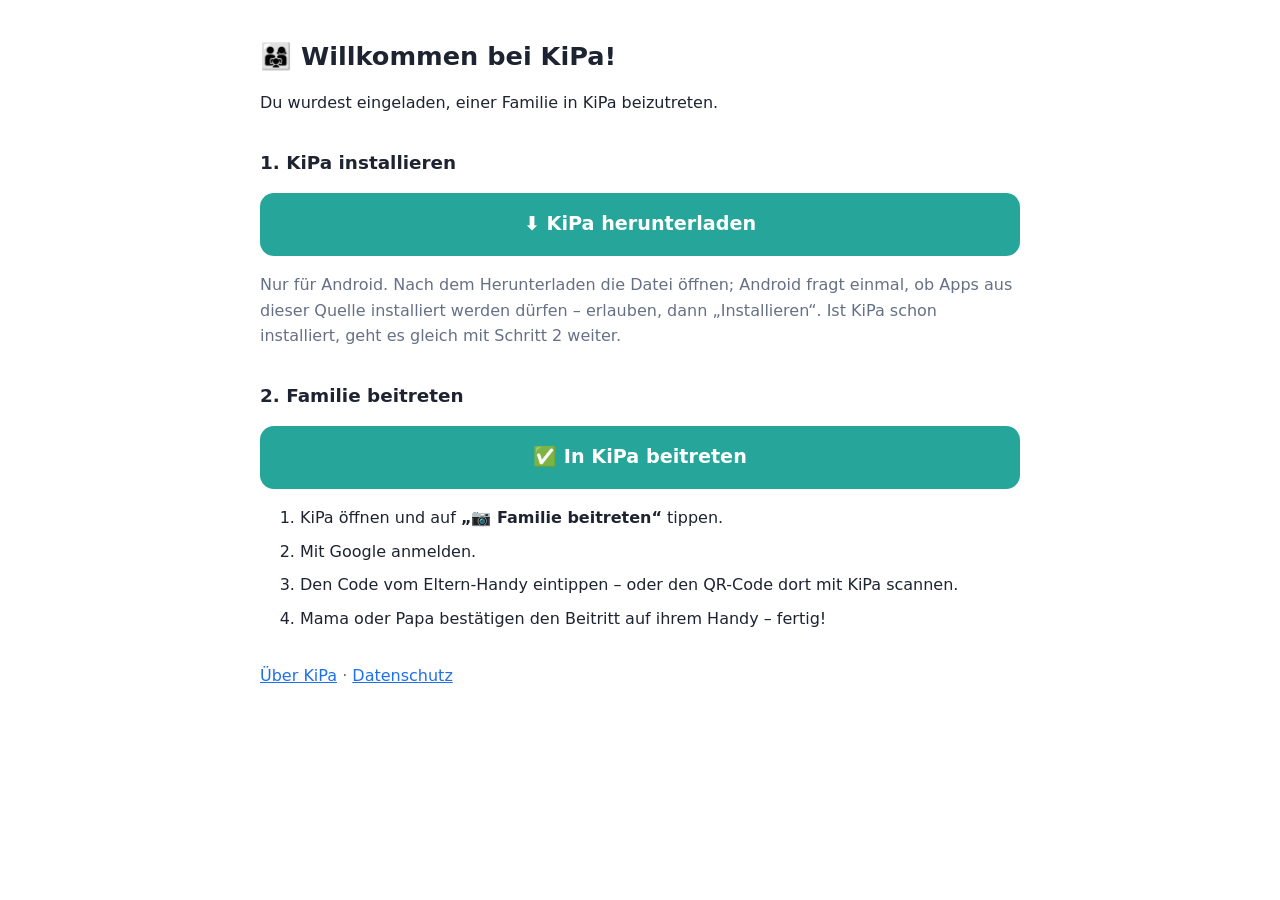
<file: docs/join.html>
<!doctype html>
<html lang="de">
<head>
<meta charset="utf-8">
<meta name="viewport" content="width=device-width, initial-scale=1">
<title>Familie beitreten – KiPa</title>
<link rel="stylesheet" href="style.css">
<style>
  .btn { display: block; text-align: center; background: #26a69a; color: #fff; text-decoration: none; font-weight: 700;
         font-size: 1.2rem; padding: 16px; border-radius: 14px; margin: 16px 0; }
  .code { font: 700 2.2rem/1.2 ui-monospace, monospace; letter-spacing: .12em; text-align: center; padding: 12px;
          border: 2px dashed var(--muted); border-radius: 12px; margin: 8px 0 4px; }
  ol li { margin: 8px 0; }
</style>
</head>
<body>
<main>
<h1>👨‍👩‍👧 Willkommen bei KiPa!</h1>
<p id="role">Du wurdest eingeladen, einer Familie in KiPa beizutreten.</p>

<h2>1. KiPa installieren</h2>
<a class="btn" href="https://github.com/compso-stack/aufgaben-updates/releases/latest/download/aufgaben.apk">⬇️ KiPa herunterladen</a>
<p class="muted">Nur für Android. Nach dem Herunterladen die Datei öffnen; Android fragt einmal, ob Apps aus dieser Quelle
installiert werden dürfen – erlauben, dann „Installieren“. Ist KiPa schon installiert, geht es gleich mit Schritt 2 weiter.</p>

<h2>2. Familie beitreten</h2>
<a class="btn" id="open" href="#" hidden>✅ In KiPa beitreten</a>
<p class="muted" id="openhint" hidden>KiPa ist installiert? Dann einfach antippen – KiPa öffnet sich und fragt beim
Eltern-Handy an. Klappt das nicht, geht es auch so:</p>
<ol>
  <li>KiPa öffnen und auf <b>„📷 Familie beitreten“</b> tippen.</li>
  <li>Mit Google anmelden.</li>
  <li id="step3">Den Code vom Eltern-Handy eintippen – oder den QR-Code dort mit KiPa scannen.</li>
  <li>Mama oder Papa bestätigen den Beitritt auf ihrem Handy – fertig!</li>
</ol>
<div id="codebox" hidden>
  <p>Dein Code zum Eintippen:</p>
  <div class="code" id="code"></div>
  <p class="muted">30 Minuten gültig. Abgelaufen? Auf dem Eltern-Handy unter ⚙ → Familie &amp; Geräte gibt es einen neuen.</p>
</div>

<p class="muted" style="margin-top:32px"><a href="index.html">Über KiPa</a> · <a href="datenschutz.html">Datenschutz</a></p>
</main>
<script>
  // everything after "#" stays in the browser (never sent to the server): role and the code to type
  const p = new URLSearchParams(location.hash.slice(1));
  const roles = { kid: "ein Kinder-Handy", dashboard: "das Tablet der Familie", parent: "das zweite Elternteil" };
  if (roles[p.get("m")]) document.getElementById("role").textContent =
    "Du wurdest eingeladen, einer Familie in KiPa beizutreten – als " + roles[p.get("m")] + ".";
  // "Join in KiPa": opens the app with the invitation (kipa://join, see JoinLink in the app); without KiPa, Android's
  // intent link falls back to the download
  const f = p.get("f"), c = p.get("c");
  if (f && c) {
    const q = "f=" + encodeURIComponent(f) + "&c=" + encodeURIComponent(c) + "&m=" + encodeURIComponent(p.get("m") || "kid");
    const apk = "https://github.com/compso-stack/aufgaben-updates/releases/latest/download/aufgaben.apk";
    const open = document.getElementById("open");
    open.href = /Android/i.test(navigator.userAgent)
      ? "intent://join?" + q + "#Intent;scheme=kipa;package=de.pomp.chores;S.browser_fallback_url=" + encodeURIComponent(apk) + ";end"
      : "kipa://join?" + q;
    open.hidden = false;
    document.getElementById("openhint").hidden = false;
  }
  const j = (p.get("j") || "").replace(/[^A-Z0-9]/g, "");
  if (j.length === 6) {
    document.getElementById("code").textContent = j.slice(0, 3) + " " + j.slice(3);
    document.getElementById("codebox").hidden = false;
    document.getElementById("step3").textContent = "Diesen Code eintippen (steht unten):";
  }
</script>
</body>
</html>
</file>
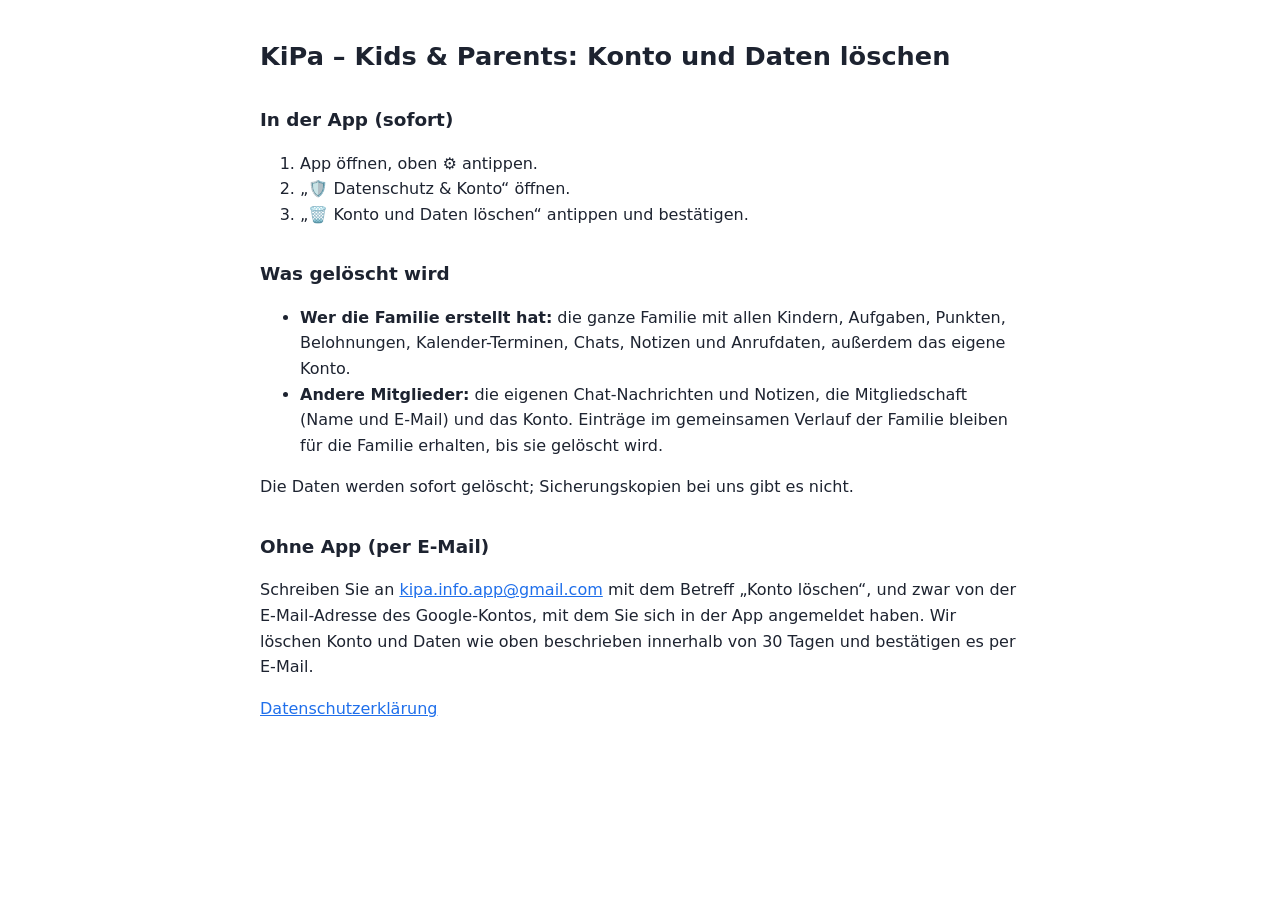
<file: docs/loeschen.html>
<!doctype html>
<html lang="de">
<head>
<meta charset="utf-8">
<meta name="viewport" content="width=device-width, initial-scale=1">
<title>Konto löschen – KiPa – Kids &amp; Parents</title>
<link rel="stylesheet" href="style.css">
</head>
<body>
<main>
<h1>KiPa – Kids &amp; Parents: Konto und Daten löschen</h1>

<h2>In der App (sofort)</h2>
<ol>
  <li>App öffnen, oben ⚙ antippen.</li>
  <li>„🛡️ Datenschutz &amp; Konto“ öffnen.</li>
  <li>„🗑️ Konto und Daten löschen“ antippen und bestätigen.</li>
</ol>

<h2>Was gelöscht wird</h2>
<ul>
  <li><b>Wer die Familie erstellt hat:</b> die ganze Familie mit allen Kindern, Aufgaben, Punkten, Belohnungen, Kalender-Terminen, Chats, Notizen und Anrufdaten, außerdem das eigene Konto.</li>
  <li><b>Andere Mitglieder:</b> die eigenen Chat-Nachrichten und Notizen, die Mitgliedschaft (Name und E-Mail) und das Konto. Einträge im gemeinsamen Verlauf der Familie bleiben für die Familie erhalten, bis sie gelöscht wird.</li>
</ul>
<p>Die Daten werden sofort gelöscht; Sicherungskopien bei uns gibt es nicht.</p>

<h2>Ohne App (per E-Mail)</h2>
<p>Schreiben Sie an <a href="mailto:kipa.info.app@gmail.com?subject=KiPa%20Konto%20l%C3%B6schen">kipa.info.app@gmail.com</a> mit dem Betreff „Konto löschen“, und zwar von der E-Mail-Adresse des Google-Kontos, mit dem Sie sich in der App angemeldet haben. Wir löschen Konto und Daten wie oben beschrieben innerhalb von 30 Tagen und bestätigen es per E-Mail.</p>

<p><a href="datenschutz.html">Datenschutzerklärung</a></p>
</main>
</body>
</html>
</file>
<file: docs/style.css>
:root { --bg: #ffffff; --fg: #1d2330; --muted: #667085; --link: #1f6feb; }
@media (prefers-color-scheme: dark) { :root { --bg: #12161f; --fg: #e6e9ef; --muted: #98a2b3; --link: #6ea8fe; } }
body { margin: 0; background: var(--bg); color: var(--fg); font: 16px/1.6 system-ui, sans-serif; }
main { max-width: 760px; margin: 0 auto; padding: 24px 16px 64px; }
h1 { font-size: 1.6rem; line-height: 1.25; }
h2 { font-size: 1.15rem; margin-top: 2rem; }
a { color: var(--link); }
.muted { color: var(--muted); }
</file>
